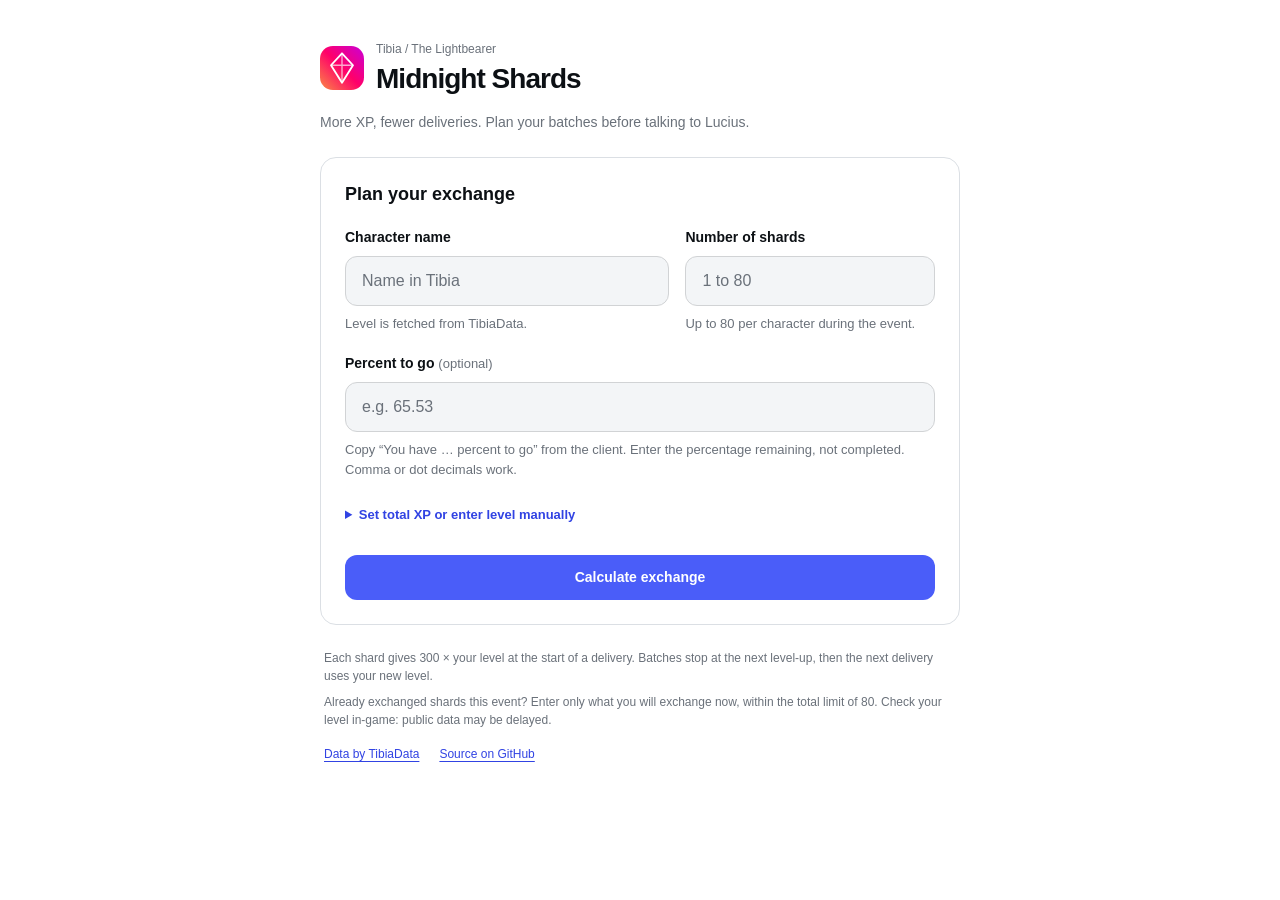
<file: index.html>
<!DOCTYPE html>
<html lang="en">
  <head>
    <meta charset="UTF-8" />
    <meta name="viewport" content="width=device-width, initial-scale=1" />
    <meta name="theme-color" content="#ffffff" />
    <meta name="description" content="Plan your Midnight Shard batches and make the most of each level-up in Tibia." />
    <link rel="icon" href="assets/shard.svg" type="image/svg+xml" />
    <link rel="stylesheet" href="styles.css?v=instagram-style-1" />
    <script defer src="calculator.js?v=single-percent-plan-1"></script>
    <script defer src="tibiadata.js?v=english-batch-totals-1"></script>
    <script defer src="app.js?v=single-percent-plan-1"></script>
    <title>Midnight Shards | Plan your exchange</title>
  </head>
  <body>
    <main>
      <header class="page-header">
        <div class="brand">
          <img class="brand-icon" src="assets/shard.svg" alt="" width="44" height="44" />
          <div>
            <p class="eyebrow">Tibia / The Lightbearer</p>
            <h1>Midnight Shards</h1>
          </div>
        </div>
        <p class="intro">More XP, fewer deliveries. Plan your batches before talking to Lucius.</p>
      </header>

      <section class="calculator" aria-labelledby="form-title">
        <h2 id="form-title">Plan your exchange</h2>
        <form id="exchange-form">
          <div class="fields">
            <div class="field">
              <label for="character-name">Character name</label>
              <input id="character-name" name="character" type="text" placeholder="Name in Tibia" autocomplete="off" autocapitalize="words" spellcheck="false" maxlength="100" required aria-describedby="character-hint" />
              <p id="character-hint" class="hint">Level is fetched from TibiaData.</p>
            </div>
            <div class="field">
              <label for="shards">Number of shards</label>
              <input id="shards" name="shards" type="number" inputmode="numeric" placeholder="1 to 80" min="1" max="80" step="1" required aria-describedby="shards-hint" />
              <p id="shards-hint" class="hint">Up to 80 per character during the event.</p>
            </div>
          </div>

          <div class="field percent-field">
            <label for="percent-to-go">Percent to go <span class="optional">(optional)</span></label>
            <input id="percent-to-go" type="text" inputmode="decimal" placeholder="e.g. 65.53" autocomplete="off" aria-describedby="percent-hint" />
            <p id="percent-hint" class="hint">Copy “You have … percent to go” from the client. Enter the percentage remaining, not completed. Comma or dot decimals work.</p>
          </div>

          <details id="adjustments" class="adjustments">
            <summary>Set total XP or enter level manually</summary>
            <div class="adjustment-content">
              <p class="hint">TibiaData provides your level, but not your progress within it. Use the client percentage above to calculate your XP, or enter total XP directly. Filling one clears the other.</p>
              <div class="field">
                <label for="experience">Current total XP <span class="optional">(optional)</span></label>
                <input id="experience" type="number" inputmode="numeric" min="0" step="1" placeholder="Total XP, not XP remaining" />
              </div>
              <label class="checkbox-label" for="manual-mode"><input id="manual-mode" type="checkbox" /> Enter level manually, without the API</label>
              <div id="manual-field" class="field" hidden>
                <label for="manual-level">Current level</label>
                <input id="manual-level" type="number" inputmode="numeric" min="1" max="10000" step="1" disabled />
              </div>
            </div>
          </details>

          <button id="calculate" class="primary-button" type="submit">Calculate exchange</button>
          <p id="error" class="error" role="alert" hidden></p>
          <p id="lookup-status" class="hint" role="status"></p>
        </form>
      </section>

      <section id="results" class="results" aria-labelledby="result-title" hidden>
        <div class="result-heading">
          <div>
            <p class="eyebrow" id="result-mode"></p>
            <h2 id="result-title" tabindex="-1">Your exchange</h2>
          </div>
          <span class="level-badge" id="character-level"></span>
        </div>
        <p id="character-info" class="hint"></p>
        <div class="xp-summary">
          <p id="xp-caption" class="hint">Total XP in level-based batches</p>
          <p id="xp-range" class="xp-value"></p>
          <p id="final-level" class="hint"></p>
        </div>
        <dl class="comparison">
          <div><dt>All at once</dt><dd id="bulk-xp"></dd></div>
          <div><dt>In batches (total)</dt><dd id="batches-xp"></dd></div>
          <div><dt>Extra XP from batching</dt><dd id="saved-xp" class="accent-text"></dd></div>
        </dl>
        <div class="next-batch">
          <h3 id="next-title">First batch</h3>
          <p id="first-batch" class="batch-value"></p>
          <p id="batch-note"></p>
        </div>
        <p id="uncertainty-note" class="result-note"></p>
        <div id="plans"></div>
      </section>

      <footer>
        <p>Each shard gives 300 × your level at the start of a delivery. Batches stop at the next level-up, then the next delivery uses your new level.</p>
        <p>Already exchanged shards this event? Enter only what you will exchange now, within the total limit of 80. Check your level in-game: public data may be delayed.</p>
        <nav class="footer-links" aria-label="Project links">
          <a href="https://tibiadata.com/" target="_blank" rel="noopener noreferrer">Data by TibiaData</a>
          <a href="https://github.com/nesleykent/midnight-shard-calculator" target="_blank" rel="noopener noreferrer">Source on GitHub</a>
        </nav>
      </footer>
    </main>
  </body>
</html>
</file>
<file: styles.css>
:root {
  color-scheme: light;
  --background: #ffffff;
  --surface: #ffffff;
  --text: #0c1014;
  --muted: #6a717a;
  --border: #dbdfe4;
  --field: #f3f5f7;
  --field-border: #d1d3d5;
  --accent: #4a5df9;
  --accent-hover: #4150f7;
  --link: #3143e3;
  --error: #b81c32;
  font-family: -apple-system, BlinkMacSystemFont, "Segoe UI", Roboto, Helvetica, Arial, sans-serif;
  color: var(--text);
  background: var(--background);
  font-size: 16px;
  line-height: 1.5;
  -webkit-font-smoothing: antialiased;
}
* { box-sizing: border-box; }
body { margin: 0; }
main { width: min(100% - 32px, 640px); margin: 40px auto; }
h1, h2, h3, p { margin: 0; }
h1 { font-size: 1.75rem; line-height: 1.2; letter-spacing: -0.035em; margin-top: 4px; }
h2 { font-size: 1.125rem; line-height: 1.4; font-weight: 650; }
h3 { font-size: 0.875rem; font-weight: 600; }
.brand { display: flex; align-items: center; gap: 12px; }
.brand-icon { width: 44px; height: 44px; flex-shrink: 0; }
.eyebrow { color: var(--muted); font-size: 0.75rem; font-weight: 500; }
.intro { color: var(--muted); font-size: 0.875rem; margin-top: 16px; max-width: 440px; }
.page-header { margin-bottom: 24px; }
.calculator, .results { padding: 24px; background: var(--surface); border: 1px solid var(--border); border-radius: 16px; }
.calculator h2 { margin-bottom: 20px; }
.fields { display: grid; grid-template-columns: 1.3fr 1fr; gap: 16px; }
.field { display: flex; flex-direction: column; gap: 8px; min-width: 0; }
.percent-field { margin-top: 20px; }
label { font-size: 0.875rem; font-weight: 600; }
input:not([type="checkbox"]) { width: 100%; min-height: 48px; border: 1px solid var(--field-border); border-radius: 12px; padding: 12px 16px; background: var(--field); color: var(--text); font: inherit; transition: border-color 100ms ease-out; }
input::placeholder { color: var(--muted); opacity: 1; }
input:hover:not(:disabled) { border-color: #acafb2; }
input:disabled { opacity: 0.6; }
input:focus { border-color: #686a6e; }
:focus-visible { outline: 2px solid var(--accent); outline-offset: 3px; }
.hint, .optional { color: var(--muted); font-size: 0.8125rem; font-weight: 400; }
.adjustments { margin: 16px 0 20px; font-size: 0.8125rem; }
summary { cursor: pointer; color: var(--link); padding: 10px 0; font-weight: 600; }
.adjustment-content { display: grid; gap: 16px; padding: 12px 0 0; }
.checkbox-label { display: flex; align-items: center; gap: 8px; min-height: 44px; font-size: 0.8125rem; font-weight: 400; cursor: pointer; }
input[type="checkbox"] { width: 18px; height: 18px; margin: 0; accent-color: var(--accent); flex-shrink: 0; }
.primary-button { display: block; width: 100%; min-height: 44px; border: 0; border-radius: 12px; padding: 12px 16px; background: var(--accent); color: #ffffff; font: inherit; font-size: 0.875rem; font-weight: 600; cursor: pointer; transition: background-color 100ms ease-out; }
.primary-button:hover { background: var(--accent-hover); }
.primary-button:active { background: var(--link); }
.primary-button:disabled { opacity: 0.4; cursor: wait; }
.error { font-size: 0.875rem; color: var(--error); margin-top: 12px; }
#lookup-status:not(:empty) { margin-top: 12px; }
.results { margin-top: 16px; }
.result-heading { display: flex; justify-content: space-between; gap: 12px; align-items: center; }
.result-heading h2 { margin-top: 4px; overflow-wrap: anywhere; }
.level-badge { color: var(--text); background: var(--field); font-size: 0.8125rem; padding: 6px 12px; border-radius: 8px; font-weight: 600; white-space: nowrap; }
#character-info { margin-top: 4px; }
.xp-summary { margin: 20px 0; }
.xp-value { font-size: 1.625rem; line-height: 1.3; font-weight: 650; letter-spacing: -0.035em; font-variant-numeric: tabular-nums; margin: 8px 0; overflow-wrap: anywhere; }
.comparison { margin: 0; padding: 0; display: grid; }
.comparison > div { display: flex; gap: 16px; justify-content: space-between; font-size: 0.8125rem; padding: 10px 0; border-bottom: 1px solid var(--border); }
.comparison > div:last-child { border-bottom: 0; }
dt { color: var(--muted); }
dd { margin: 0; font-weight: 600; text-align: right; font-variant-numeric: tabular-nums; }
.accent-text { color: var(--link); }
.next-batch { margin-top: 16px; padding: 16px; border-radius: 12px; background: var(--field); }
.batch-value { font-weight: 650; font-size: 1.25rem; margin: 4px 0; }
.next-batch p:last-child, .result-note { font-size: 0.8125rem; color: var(--muted); }
.result-note { margin: 16px 0; }
.plan { border-top: 1px solid var(--border); padding-top: 4px; margin-top: 12px; }
.plan summary { color: var(--text); font-size: 0.875rem; }
.plan .hint { margin: 8px 0 12px; }
table { width: 100%; border-collapse: collapse; font-size: 0.8125rem; font-variant-numeric: tabular-nums; margin-top: 8px; }
caption { text-align: left; font-size: 0.8125rem; color: var(--muted); margin-bottom: 8px; }
th, td { text-align: right; border-bottom: 1px solid var(--border); padding: 12px 4px; }
th { color: var(--muted); font-size: 0.75rem; font-weight: 500; }
th:first-child, td:first-child { text-align: left; padding-left: 0; }
th:last-child, td:last-child { padding-right: 0; }
tbody tr:last-child td { border-bottom: 0; }
tfoot th, tfoot td { border-top: 1px solid var(--border); border-bottom: 0; font-weight: 650; color: var(--text); }
footer { margin: 24px 4px; font-size: 0.75rem; color: var(--muted); }
footer p { margin-bottom: 8px; }
.footer-links { display: flex; flex-wrap: wrap; gap: 8px 20px; margin-top: 16px; }
a { color: var(--link); text-underline-offset: 3px; }
a:hover { text-decoration-thickness: 2px; }
[hidden] { display: none !important; }
@media (max-width: 480px) {
  main { margin: 24px auto; }
  .fields { grid-template-columns: 1fr; gap: 16px; }
  .calculator, .results { padding: 20px; }
  .xp-value { font-size: 1.375rem; }
  .comparison > div { display: block; }
  .comparison dd { text-align: left; margin-top: 4px; }
}
@media (max-width: 350px) {
  main { width: calc(100% - 24px); }
  .calculator, .results { padding: 16px; }
  .result-heading { align-items: flex-start; }
  .brand { gap: 8px; }
  h1 { font-size: 1.5rem; }
}
@media (prefers-reduced-motion: reduce) {
  *, *::before, *::after { transition: none !important; }
}
</file>
